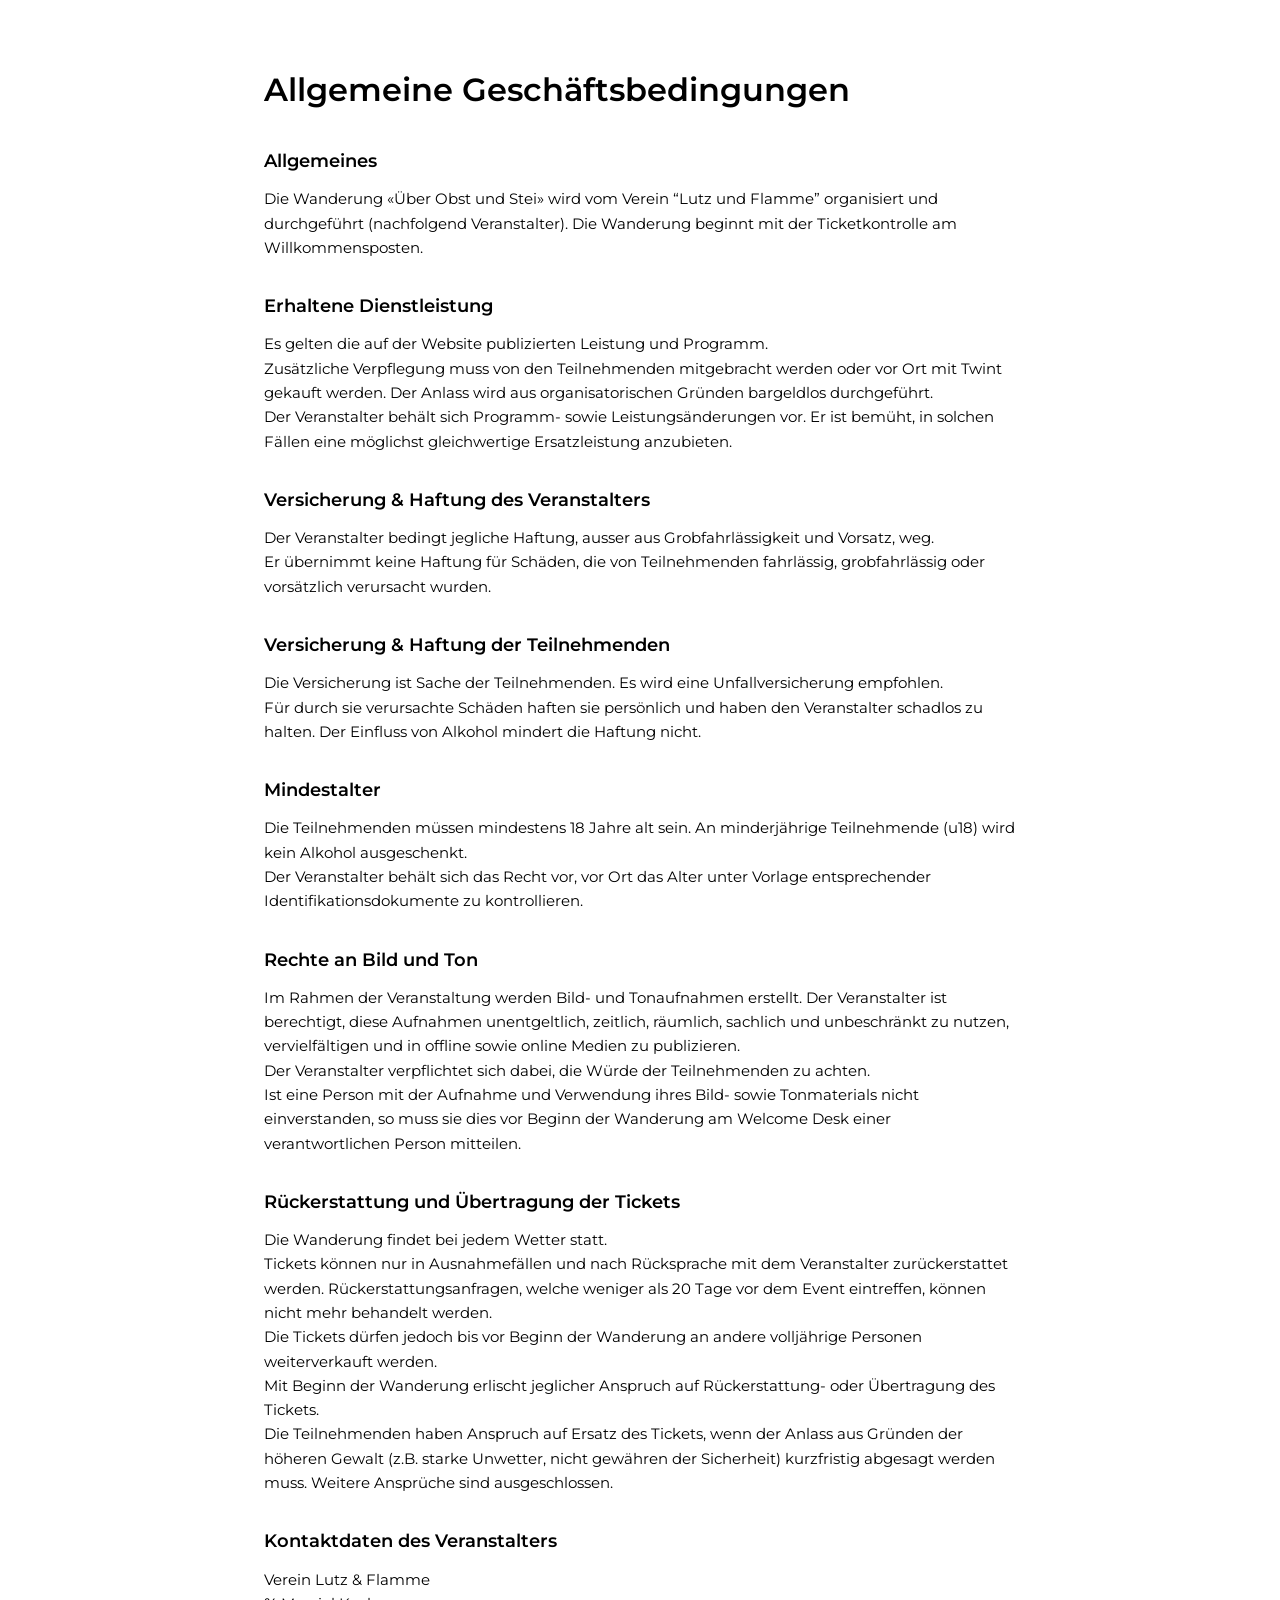
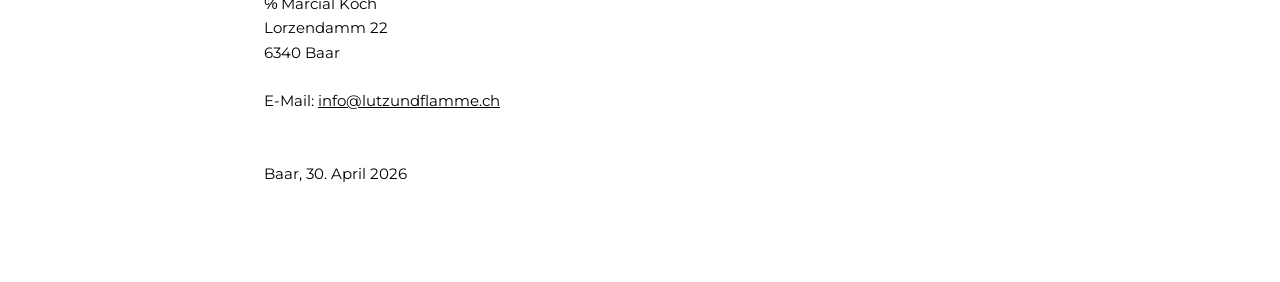
<file: allgemeine geschaeftsbedingungen.html>
<!DOCTYPE html>
<html lang="de">
<head>
  <meta charset="UTF-8" />
  <meta name="viewport" content="width=device-width, initial-scale=1" />
  <title>Allgemeine Geschäftsbedingungen</title>

  <!-- Montserrat -->
  <link rel="preconnect" href="https://fonts.googleapis.com">
  <link rel="preconnect" href="https://fonts.gstatic.com" crossorigin>
  <link href="https://fonts.googleapis.com/css2?family=Montserrat:wght@300;400;600&display=swap" rel="stylesheet">

  <link rel="stylesheet" href="./css/legal.css">
</head>

<body>
  <main class="legal-container">
    <h1>Allgemeine Geschäftsbedingungen</h1>

<section>
  <h2>Allgemeines</h2>
  <p>
    Die Wanderung «Über Obst und Stei» wird vom Verein “Lutz und Flamme” organisiert und durchgeführt (nachfolgend Veranstalter). Die Wanderung beginnt mit der Ticketkontrolle am Willkommensposten.
  </p>
</section>

<section>
  <h2>Erhaltene Dienstleistung</h2>
  <p>
   Es gelten die auf der Website publizierten Leistung und Programm. 
<br>
Zusätzliche Verpflegung muss von den Teilnehmenden mitgebracht werden oder vor Ort mit Twint gekauft werden. Der Anlass wird aus organisatorischen Gründen bargeldlos durchgeführt.
<br>
Der Veranstalter behält sich Programm- sowie Leistungsänderungen vor. Er ist bemüht, in solchen Fällen eine möglichst gleichwertige Ersatzleistung anzubieten.
  </p>
</section>

<section>
  <h2>Versicherung & Haftung des Veranstalters</h2>
  <p>
    Der Veranstalter bedingt jegliche Haftung, ausser aus Grobfahrlässigkeit und Vorsatz, weg. 
<br>
Er übernimmt keine Haftung für Schäden, die von Teilnehmenden fahrlässig, grobfahrlässig oder vorsätzlich verursacht wurden.
  </p>
</section>

<section>
  <h2>Versicherung & Haftung der Teilnehmenden</h2>
  <p>
    Die Versicherung ist Sache der Teilnehmenden. Es wird eine Unfallversicherung empfohlen.
<br>
Für durch sie verursachte Schäden haften sie persönlich und haben den Veranstalter schadlos zu halten. Der Einfluss von Alkohol mindert die Haftung nicht.
  </p>
</section>

<section>
  <h2>Mindestalter</h2>
  <p>
    Die Teilnehmenden müssen mindestens 18 Jahre alt sein. An minderjährige Teilnehmende (u18) wird kein Alkohol ausgeschenkt. 
<br>
Der Veranstalter behält sich das Recht vor, vor Ort das Alter unter Vorlage entsprechender Identifikationsdokumente zu kontrollieren.
  </p>
</section>

<section>
  <h2>Rechte an Bild und Ton</h2>
  <p>
    Im Rahmen der Veranstaltung werden Bild- und Tonaufnahmen erstellt. Der Veranstalter ist berechtigt, diese Aufnahmen unentgeltlich, zeitlich, räumlich, sachlich und unbeschränkt zu nutzen, vervielfältigen und in offline sowie online Medien zu publizieren. 
<br>
Der Veranstalter verpflichtet sich dabei, die Würde der Teilnehmenden zu achten.
<br>
Ist eine Person mit der Aufnahme und Verwendung ihres Bild- sowie Tonmaterials nicht einverstanden, so muss sie dies vor Beginn der Wanderung am Welcome Desk einer verantwortlichen Person mitteilen.
  </p>
</section>

<section>
  <h2>Rückerstattung und Übertragung der Tickets</h2>
  <p>
    Die Wanderung findet bei jedem Wetter statt.
<br>
Tickets können nur in Ausnahmefällen und nach Rücksprache mit dem Veranstalter zurückerstattet werden. Rückerstattungsanfragen, welche weniger als 20 Tage vor dem Event eintreffen, können nicht mehr behandelt werden.
<br>
Die Tickets dürfen jedoch bis vor Beginn der Wanderung an andere volljährige Personen weiterverkauft werden.
<br>
Mit Beginn der Wanderung erlischt jeglicher Anspruch auf Rückerstattung- oder Übertragung des Tickets.
<br>
Die Teilnehmenden haben Anspruch auf Ersatz des Tickets, wenn der Anlass aus Gründen der höheren Gewalt (z.B. starke Unwetter, nicht gewähren der Sicherheit) kurzfristig abgesagt werden muss. Weitere Ansprüche sind ausgeschlossen.
  </p>
</section>

<section>
  <h2>Kontaktdaten des Veranstalters</h2>
  <p>
    Verein Lutz & Flamme<br>
℅ Marcial Koch<br>
Lorzendamm 22<br>
6340 Baar<br><br>
E-Mail: <a href="mailto:info@lutzundflamme.ch">info@lutzundflamme.ch</a><br>
<br><br>
Baar, 30. April 2026
  </p>
</section>
  </main>
</body>
</html>
</file>
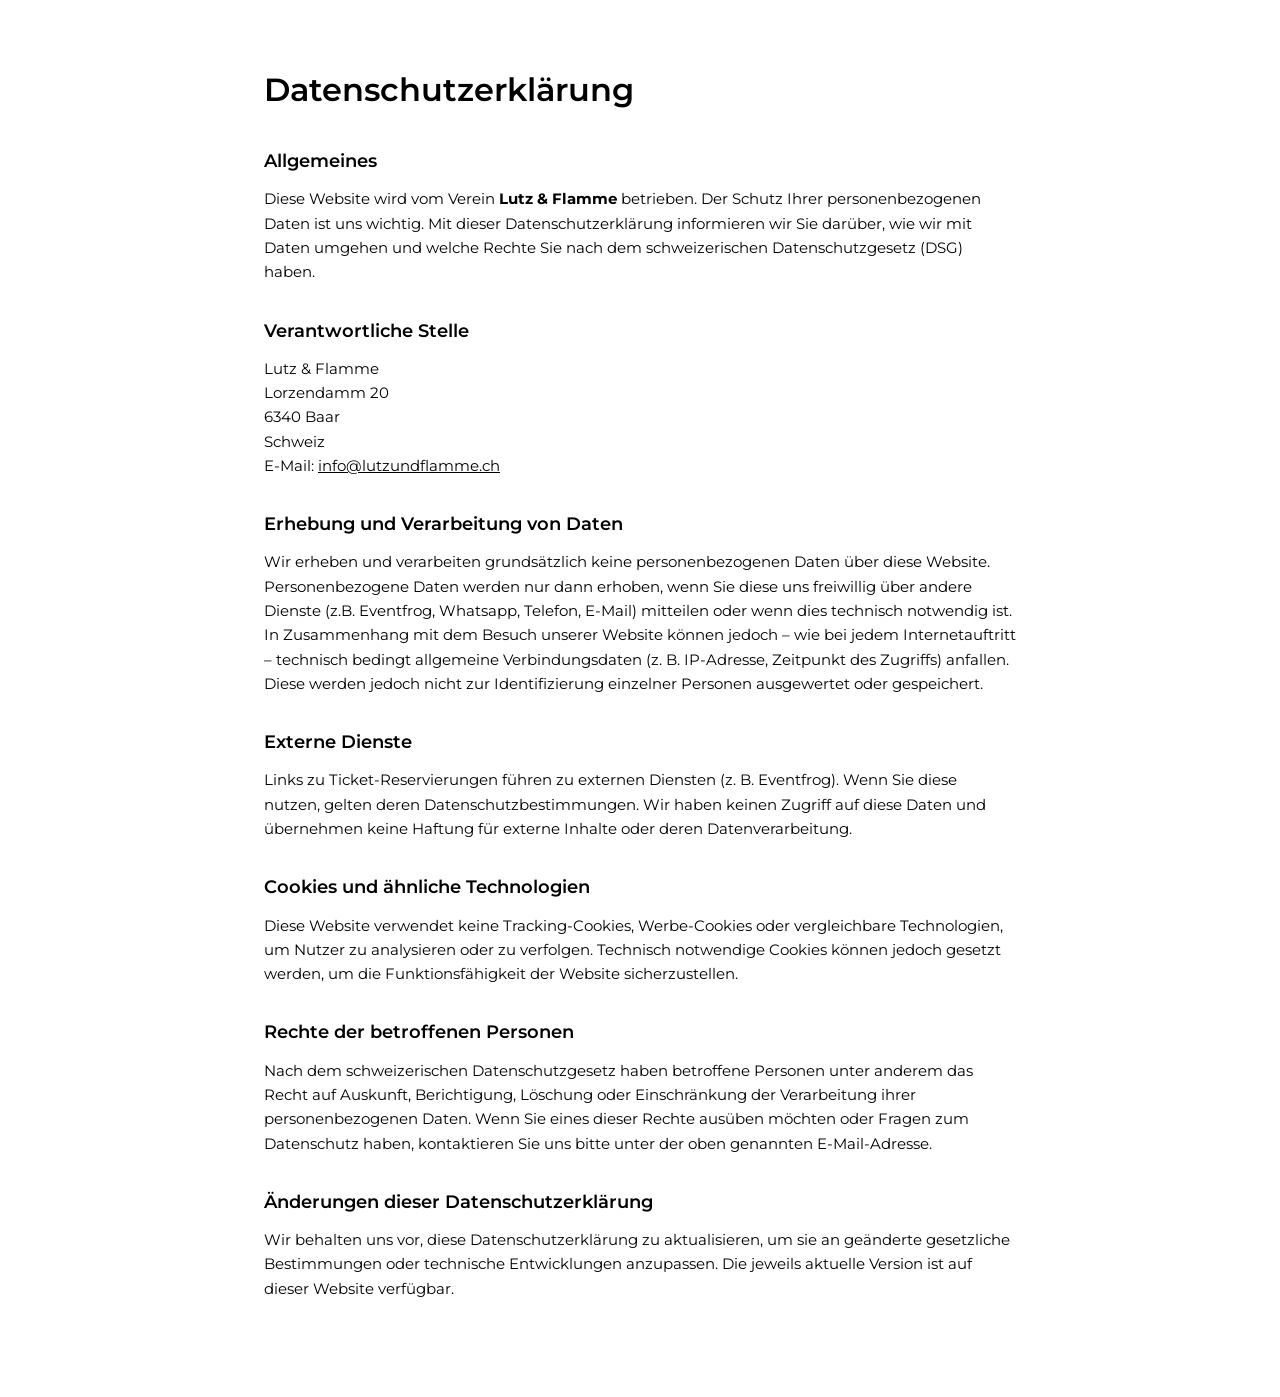
<file: datenschutz.html>
<!DOCTYPE html>
<html lang="de">
<head>
  <meta charset="UTF-8" />
  <meta name="viewport" content="width=device-width, initial-scale=1" />
  <title>Impressum</title>

  <!-- Montserrat -->
  <link rel="preconnect" href="https://fonts.googleapis.com">
  <link rel="preconnect" href="https://fonts.gstatic.com" crossorigin>
  <link href="https://fonts.googleapis.com/css2?family=Montserrat:wght@300;400;600&display=swap" rel="stylesheet">

  <link rel="stylesheet" href="./css/legal.css">
</head>

<body>
  <main class="legal-container">

<h1>Datenschutzerklärung</h1>

<section>
  <h2>Allgemeines</h2>
  <p>
    Diese Website wird vom Verein <strong>Lutz & Flamme</strong> betrieben.
    Der Schutz Ihrer personenbezogenen Daten ist uns wichtig. Mit dieser
    Datenschutzerklärung informieren wir Sie darüber, wie wir mit Daten
    umgehen und welche Rechte Sie nach dem schweizerischen Datenschutzgesetz
    (DSG) haben.
  </p>
</section>

<section>
  <h2>Verantwortliche Stelle</h2>
  <p>
    Lutz & Flamme<br>
    Lorzendamm 20<br>6340 Baar<br>
    Schweiz<br>
    E-Mail: <a href="mailto:info@lutzundflamme.ch">info@lutzundflamme.ch</a>
  </p>
</section>

<section>
  <h2>Erhebung und Verarbeitung von Daten</h2>
  <p>
    Wir erheben und verarbeiten grundsätzlich keine personenbezogenen Daten
    über diese Website. Personenbezogene Daten werden nur dann erhoben, wenn
    Sie diese uns freiwillig über andere Dienste (z.B. Eventfrog, Whatsapp, Telefon, E-Mail) mitteilen oder wenn dies
    technisch notwendig ist.  
    In Zusammenhang mit dem Besuch unserer Website können jedoch – wie bei
    jedem Internetauftritt – technisch bedingt allgemeine Verbindungsdaten
    (z. B. IP-Adresse, Zeitpunkt des Zugriffs) anfallen. Diese werden jedoch
    nicht zur Identifizierung einzelner Personen ausgewertet oder gespeichert.
  </p>
</section>

<section>
  <h2>Externe Dienste</h2>
  <p>
    Links zu Ticket-Reservierungen führen zu externen Diensten (z. B.
    Eventfrog). Wenn Sie diese nutzen, gelten deren Datenschutzbestimmungen.
    Wir haben keinen Zugriff auf diese Daten und übernehmen keine Haftung
    für externe Inhalte oder deren Datenverarbeitung.
  </p>
</section>

<section>
  <h2>Cookies und ähnliche Technologien</h2>
  <p>
    Diese Website verwendet keine Tracking-Cookies, Werbe-Cookies oder
    vergleichbare Technologien, um Nutzer zu analysieren oder zu verfolgen.
    Technisch notwendige Cookies können jedoch gesetzt werden, um die
    Funktionsfähigkeit der Website sicherzustellen.
  </p>
</section>

<section>
  <h2>Rechte der betroffenen Personen</h2>
  <p>
    Nach dem schweizerischen Datenschutzgesetz haben betroffene Personen
    unter anderem das Recht auf Auskunft, Berichtigung, Löschung oder
    Einschränkung der Verarbeitung ihrer personenbezogenen Daten.  
    Wenn Sie eines dieser Rechte ausüben möchten oder Fragen zum
    Datenschutz haben, kontaktieren Sie uns bitte unter der oben genannten
    E-Mail-Adresse.
  </p>
</section>

<section>
  <h2>Änderungen dieser Datenschutzerklärung</h2>
  <p>
    Wir behalten uns vor, diese Datenschutzerklärung zu aktualisieren, um
    sie an geänderte gesetzliche Bestimmungen oder technische Entwicklungen
    anzupassen. Die jeweils aktuelle Version ist auf dieser Website
    verfügbar.
  </p>
</section>

  </main>
</body>
</html>
</file>
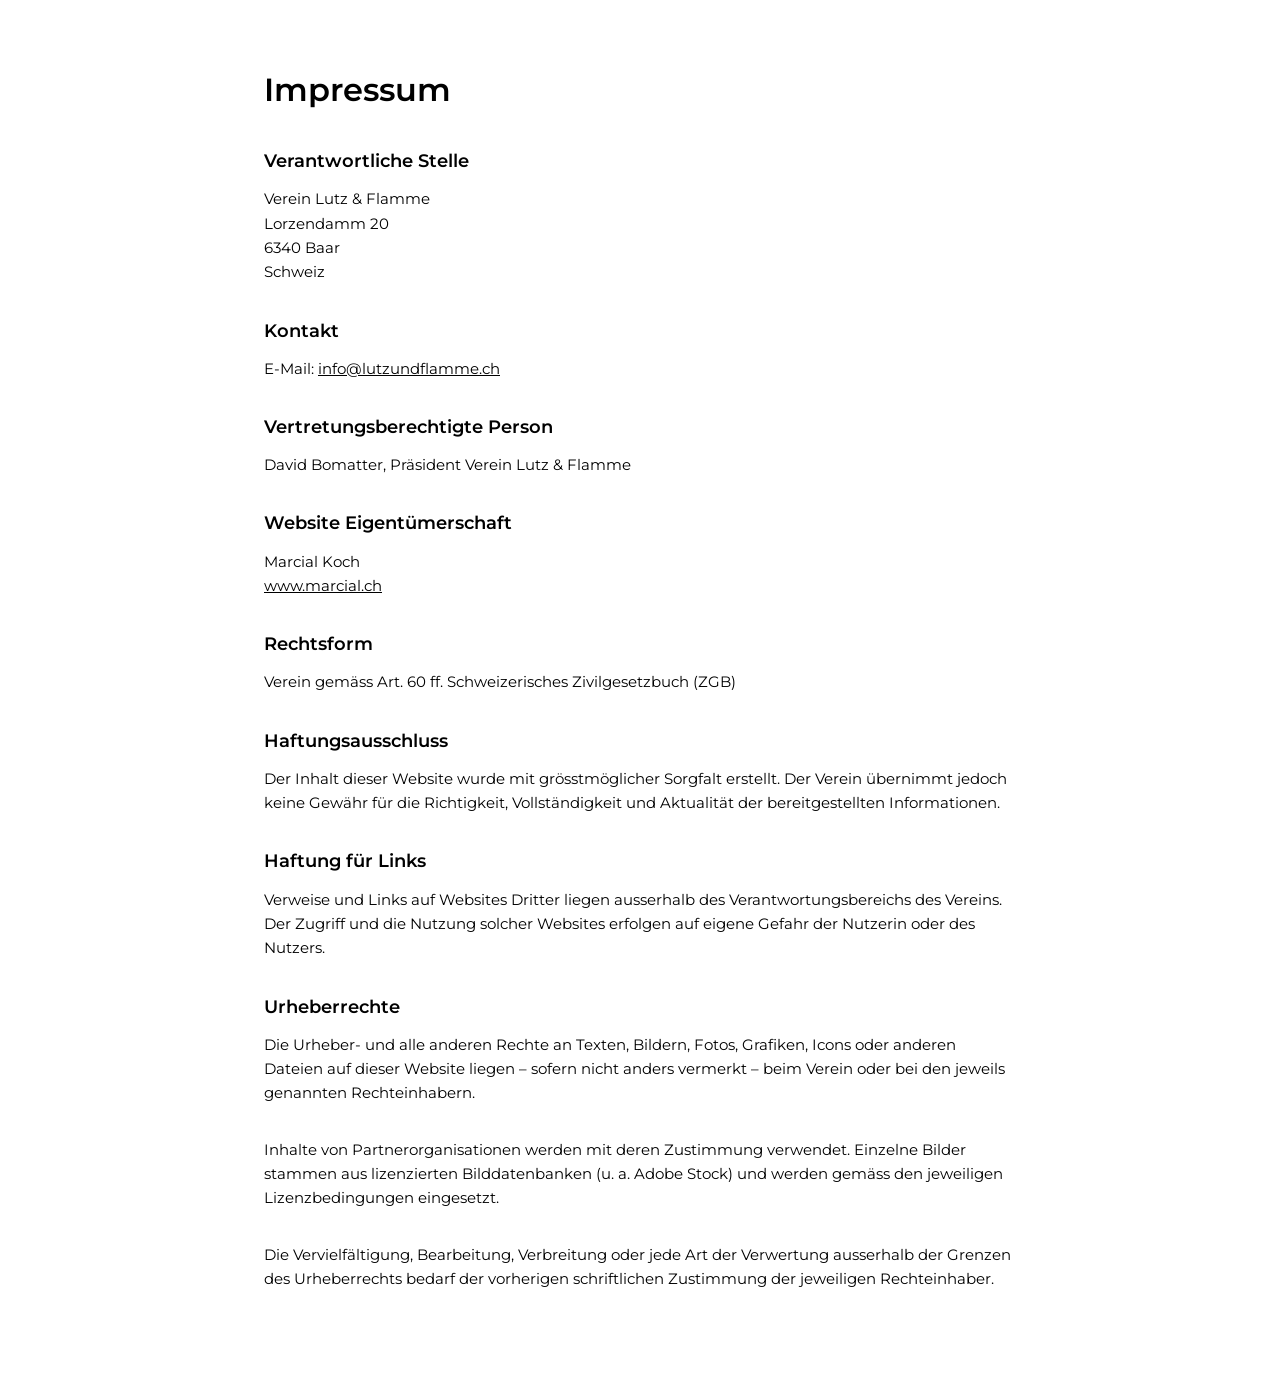
<file: impressum.html>
<!DOCTYPE html>
<html lang="de">
<head>
  <meta charset="UTF-8" />
  <meta name="viewport" content="width=device-width, initial-scale=1" />
  <title>Impressum</title>

  <!-- Montserrat -->
  <link rel="preconnect" href="https://fonts.googleapis.com">
  <link rel="preconnect" href="https://fonts.gstatic.com" crossorigin>
  <link href="https://fonts.googleapis.com/css2?family=Montserrat:wght@300;400;600&display=swap" rel="stylesheet">

  <link rel="stylesheet" href="./css/legal.css">
</head>

<body>
  <main class="legal-container">
    <h1>Impressum</h1>

<section>
  <h2>Verantwortliche Stelle</h2>
  <p>
    Verein Lutz & Flamme<br>
    Lorzendamm 20<br>
    6340 Baar<br>
    Schweiz
  </p>
</section>

<section>
  <h2>Kontakt</h2>
  <p>
    E-Mail: <a href="mailto:info@lutzundflamme.ch">info@lutzundflamme.ch</a><br>
  </p>
</section>

<section>
  <h2>Vertretungsberechtigte Person</h2>
  <p>
    David Bomatter, Präsident Verein Lutz & Flamme
  </p>
</section>

<section>
  <h2>Website Eigentümerschaft</h2>
  <p>
    Marcial Koch<br>
    <a href="https://marcial.ch">www.marcial.ch</a>
  </p>
</section>

<section>
  <h2>Rechtsform</h2>
  <p>
    Verein gemäss Art. 60 ff. Schweizerisches Zivilgesetzbuch (ZGB)
  </p>
</section>

<section>
  <h2>Haftungsausschluss</h2>
  <p>
    Der Inhalt dieser Website wurde mit grösstmöglicher Sorgfalt erstellt.
    Der Verein übernimmt jedoch keine Gewähr für die Richtigkeit,
    Vollständigkeit und Aktualität der bereitgestellten Informationen.
  </p>
</section>

<section>
  <h2>Haftung für Links</h2>
  <p>
    Verweise und Links auf Websites Dritter liegen ausserhalb des
    Verantwortungsbereichs des Vereins. Der Zugriff und die Nutzung solcher
    Websites erfolgen auf eigene Gefahr der Nutzerin oder des Nutzers.
  </p>
</section>

<section>
  <h2>Urheberrechte</h2>
  <p>
    Die Urheber- und alle anderen Rechte an Texten, Bildern, Fotos, Grafiken,
    Icons oder anderen Dateien auf dieser Website liegen – sofern nicht anders
    vermerkt – beim Verein oder bei den jeweils genannten Rechteinhabern.
  </p>
  <p>
    Inhalte von Partnerorganisationen werden mit deren Zustimmung verwendet.
    Einzelne Bilder stammen aus lizenzierten Bilddatenbanken (u. a. Adobe Stock) und werden gemäss den
    jeweiligen Lizenzbedingungen eingesetzt.
  </p>
  <p>
    Die Vervielfältigung, Bearbeitung, Verbreitung oder jede Art der
    Verwertung ausserhalb der Grenzen des Urheberrechts bedarf der vorherigen
    schriftlichen Zustimmung der jeweiligen Rechteinhaber.
  </p>
</section>
  </main>
</body>
</html>
</file>
<file: css/legal.css>
/* Reset light */
* {
  box-sizing: border-box;
  margin: 0;
  padding: 0;
}

body {
  font-family: "Montserrat", sans-serif;
  background: #ffffff;
  color: #000000;
  line-height: 1.6;
}

/* Container */
.legal-container {
  max-width: 800px;
  padding: 4rem 1.5rem;
  margin: 0 auto;
}

/* Headings */
h1 {
  font-size: 2rem;
  font-weight: 600;
  margin-bottom: 2rem;
}

h2 {
  font-size: 1.1rem;
  font-weight: 600;
  margin-bottom: 0.75rem;
}

/* Text */
p {
  font-size: 0.95rem;
  font-weight: 400;
  margin-bottom: 2rem;
}

/* Links */
a {
  color: #000;
  text-decoration: underline;
}

a:hover {
  opacity: 0.7;
}

/* Mobile tweaks */
@media (max-width: 600px) {
  .legal-container {
    padding: 3rem 1.25rem;
  }

  h1 {
    font-size: 1.6rem;
  }
}
</file>
